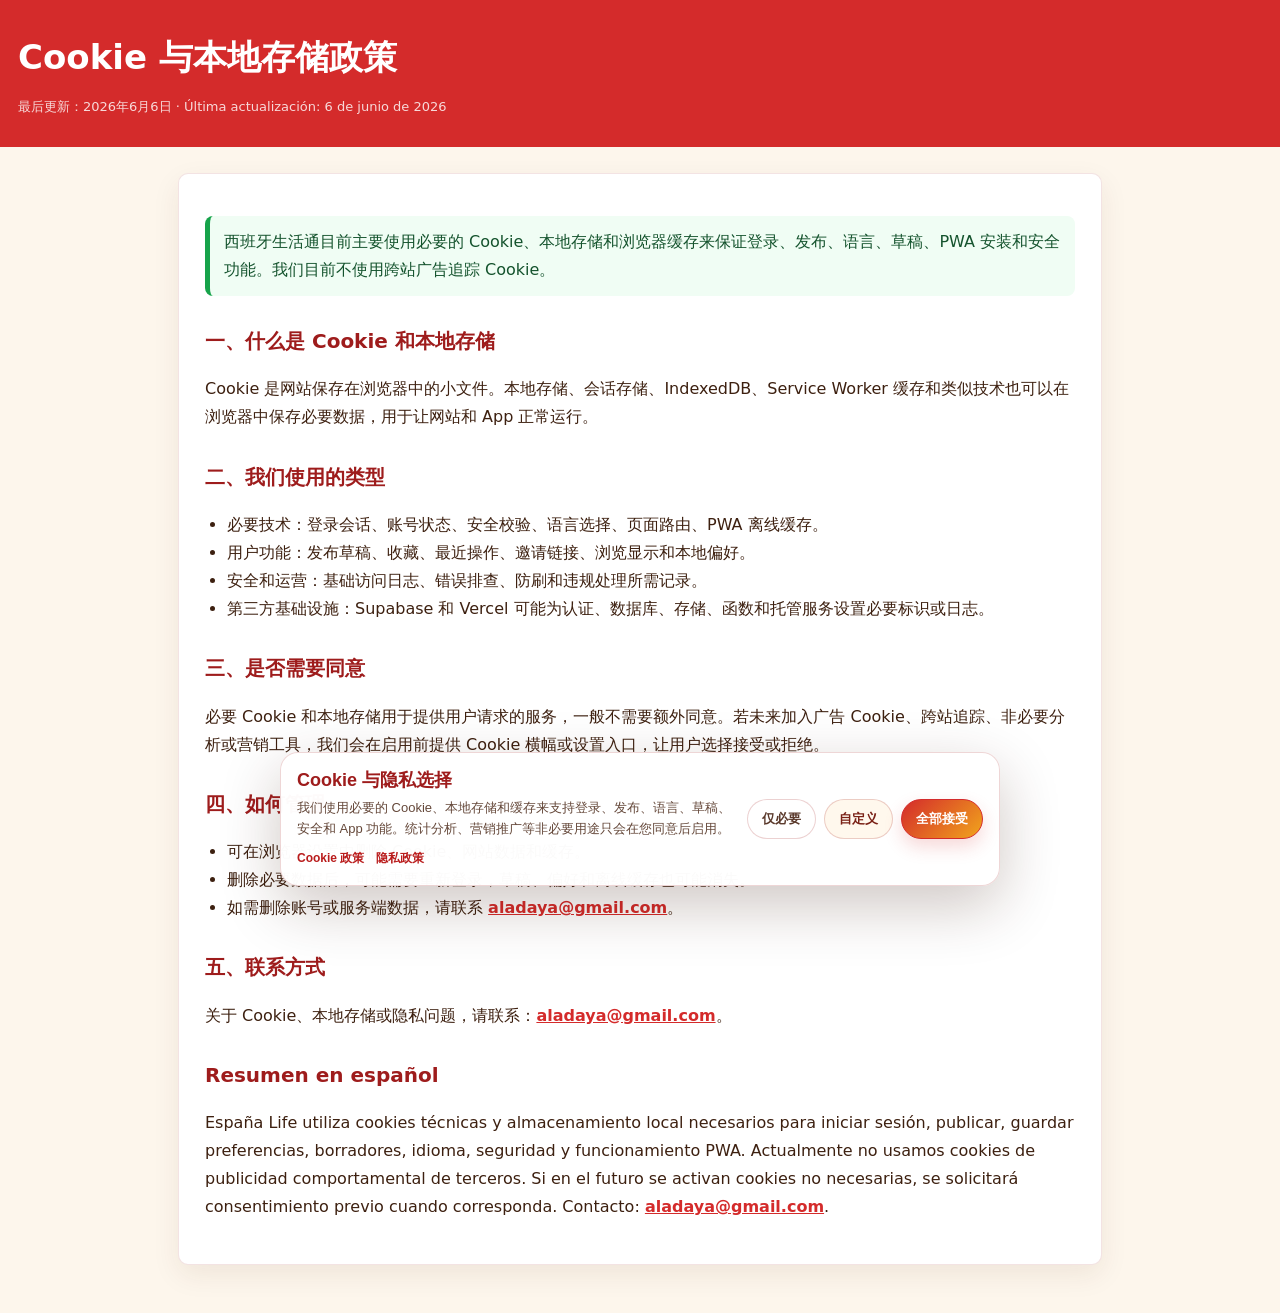
<file: cookies.html>
<!DOCTYPE html>
<html lang="zh-CN">
<head>
<meta charset="UTF-8">
<meta name="viewport" content="width=device-width, initial-scale=1.0, viewport-fit=cover">
<meta name="theme-color" content="#D42B2B">
<title>Cookie 与本地存储政策 - 西班牙生活通</title>
<link rel="stylesheet" href="/assets/css/cookie-consent.css?v=20260607-cookie-consent">
<style>
  * { box-sizing: border-box; }
  body { margin: 0; background: #fdf6ec; color: #1a0a00; font-family: system-ui, -apple-system, BlinkMacSystemFont, "Segoe UI", sans-serif; line-height: 1.76; }
  header { background: #d42b2b; color: #fff; padding: 28px 18px; }
  main { width: min(960px, 100%); margin: 0 auto; padding: 26px 18px 48px; }
  h1 { margin: 0 0 8px; font-size: clamp(24px, 5vw, 34px); }
  h2 { margin: 28px 0 8px; font-size: 20px; color: #9e1c1c; }
  p, li { color: #3d2010; }
  a { color: #d42b2b; font-weight: 700; }
  .updated { color: rgba(255,255,255,0.82); font-size: 13px; }
  .card { background: #fff; border: 1px solid rgba(158,28,28,0.12); border-radius: 10px; padding: clamp(18px, 4vw, 26px); box-shadow: 0 10px 28px rgba(80,34,15,0.08); }
  .notice { border-left: 5px solid #16a34a; background: #f0fdf4; padding: 12px 14px; border-radius: 8px; color: #14532d; }
  ul { padding-left: 22px; }
</style>
</head>
<body>
<header>
  <h1>Cookie 与本地存储政策</h1>
  <div class="updated">最后更新：2026年6月6日 · Última actualización: 6 de junio de 2026</div>
</header>
<main>
  <article class="card">
    <p class="notice">西班牙生活通目前主要使用必要的 Cookie、本地存储和浏览器缓存来保证登录、发布、语言、草稿、PWA 安装和安全功能。我们目前不使用跨站广告追踪 Cookie。</p>

    <h2>一、什么是 Cookie 和本地存储</h2>
    <p>Cookie 是网站保存在浏览器中的小文件。本地存储、会话存储、IndexedDB、Service Worker 缓存和类似技术也可以在浏览器中保存必要数据，用于让网站和 App 正常运行。</p>

    <h2>二、我们使用的类型</h2>
    <ul>
      <li>必要技术：登录会话、账号状态、安全校验、语言选择、页面路由、PWA 离线缓存。</li>
      <li>用户功能：发布草稿、收藏、最近操作、邀请链接、浏览显示和本地偏好。</li>
      <li>安全和运营：基础访问日志、错误排查、防刷和违规处理所需记录。</li>
      <li>第三方基础设施：Supabase 和 Vercel 可能为认证、数据库、存储、函数和托管服务设置必要标识或日志。</li>
    </ul>

    <h2>三、是否需要同意</h2>
    <p>必要 Cookie 和本地存储用于提供用户请求的服务，一般不需要额外同意。若未来加入广告 Cookie、跨站追踪、非必要分析或营销工具，我们会在启用前提供 Cookie 横幅或设置入口，让用户选择接受或拒绝。</p>

    <h2>四、如何管理</h2>
    <ul>
      <li>可在浏览器设置中删除 Cookie、网站数据和缓存。</li>
      <li>删除必要数据后，可能需要重新登录，草稿、偏好和离线缓存也可能消失。</li>
      <li>如需删除账号或服务端数据，请联系 <a href="mailto:aladaya@gmail.com">aladaya@gmail.com</a>。</li>
    </ul>

    <h2>五、联系方式</h2>
    <p>关于 Cookie、本地存储或隐私问题，请联系：<a href="mailto:aladaya@gmail.com">aladaya@gmail.com</a>。</p>

    <h2 lang="es">Resumen en español</h2>
    <p lang="es">España Life utiliza cookies técnicas y almacenamiento local necesarios para iniciar sesión, publicar, guardar preferencias, borradores, idioma, seguridad y funcionamiento PWA. Actualmente no usamos cookies de publicidad comportamental de terceros. Si en el futuro se activan cookies no necesarias, se solicitará consentimiento previo cuando corresponda. Contacto: <a href="mailto:aladaya@gmail.com">aladaya@gmail.com</a>.</p>
  </article>
</main>
<script src="/assets/js/cookie-consent.js?v=20260607-cookie-consent"></script>
</body>
</html>
</file>
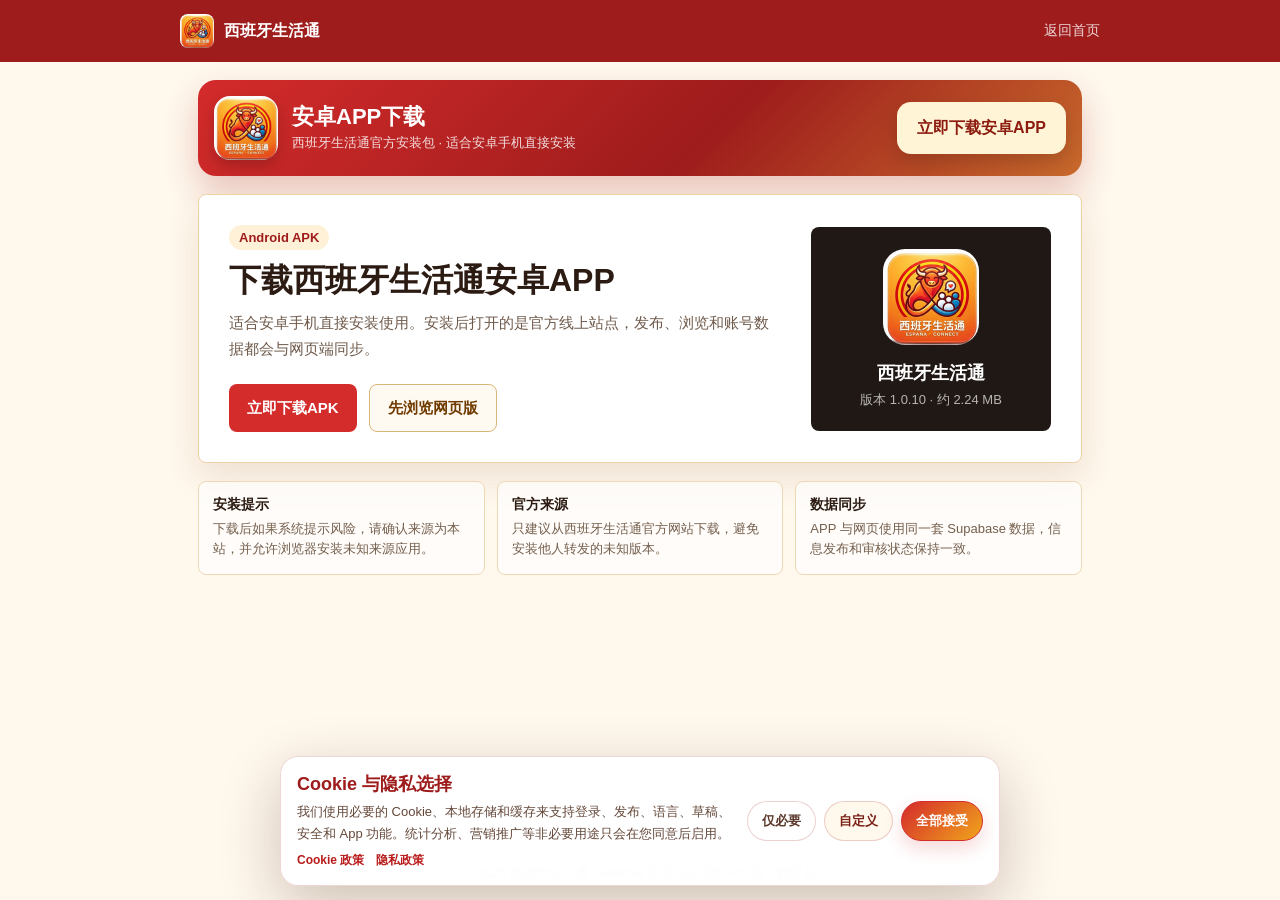
<file: download.html>
<!DOCTYPE html>
<html lang="zh-CN">
<head>
<meta charset="UTF-8">
<meta name="viewport" content="width=device-width, initial-scale=1.0, viewport-fit=cover">
<meta name="theme-color" content="#D42B2B">
<title>下载安卓APP - 西班牙生活通</title>
<link rel="manifest" href="/manifest.webmanifest">
<link rel="apple-touch-icon" href="/assets/icons/apple-touch-icon.png?v=20260521">
<link rel="stylesheet" href="/assets/css/cookie-consent.css?v=20260607-cookie-consent">
<style>
  * { box-sizing: border-box; margin: 0; padding: 0; }
  body {
    min-height: 100vh;
    font-family: -apple-system, BlinkMacSystemFont, "Segoe UI", "Microsoft YaHei", sans-serif;
    color: #2b1b12;
    background: #fff8ed;
  }
  .page {
    min-height: 100vh;
    display: flex;
    flex-direction: column;
  }
  header {
    background: #9e1c1c;
    color: #fff;
    padding: 14px 18px;
  }
  .topbar {
    max-width: 920px;
    margin: 0 auto;
    display: flex;
    align-items: center;
    justify-content: space-between;
    gap: 16px;
  }
  .brand {
    display: flex;
    align-items: center;
    gap: 10px;
    color: #fff;
    text-decoration: none;
    font-weight: 800;
  }
  .brand img {
    width: 34px;
    height: 34px;
    border-radius: 8px;
    object-fit: cover;
  }
  .home-link {
    color: rgba(255,255,255,0.82);
    text-decoration: none;
    font-size: 14px;
  }
  main {
    flex: 1;
    width: 100%;
    max-width: 920px;
    margin: 0 auto;
    padding: 18px 18px 28px;
  }
  .top-download {
    display: grid;
    grid-template-columns: 64px minmax(0, 1fr) auto;
    gap: 14px;
    align-items: center;
    margin-bottom: 18px;
    padding: 16px;
    border-radius: 18px;
    color: #fff;
    background: linear-gradient(135deg, #d42b2b 0%, #9e1c1c 58%, #f1b43b 140%);
    box-shadow: 0 16px 34px rgba(158, 28, 28, 0.24);
  }
  .top-download img {
    width: 64px;
    height: 64px;
    border-radius: 16px;
    object-fit: cover;
    box-shadow: 0 6px 14px rgba(0,0,0,0.18);
  }
  .top-download-title {
    font-size: 22px;
    font-weight: 900;
    line-height: 1.18;
    margin-bottom: 4px;
  }
  .top-download-sub {
    font-size: 13px;
    line-height: 1.45;
    color: rgba(255,255,255,0.84);
  }
  .top-download-btn {
    min-height: 52px;
    display: inline-flex;
    align-items: center;
    justify-content: center;
    border-radius: 14px;
    padding: 0 20px;
    color: #8d1b10;
    background: #fff4d5;
    text-decoration: none;
    font-weight: 900;
    white-space: nowrap;
    box-shadow: 0 8px 20px rgba(0,0,0,0.16);
    transition: transform 0.16s ease, box-shadow 0.16s ease;
  }
  .top-download-btn:hover {
    transform: translateY(-1px);
    box-shadow: 0 12px 26px rgba(0,0,0,0.2);
  }
  .top-download-btn:active {
    transform: scale(0.98);
  }
  .download-panel {
    display: grid;
    grid-template-columns: minmax(0, 1.1fr) 240px;
    gap: 28px;
    align-items: center;
    padding: 30px;
    border: 1px solid #f0d2a7;
    border-radius: 8px;
    background: #fff;
    box-shadow: 0 14px 34px rgba(116, 57, 20, 0.12);
  }
  .kicker {
    display: inline-flex;
    margin-bottom: 12px;
    padding: 5px 10px;
    border-radius: 999px;
    background: #fff1d7;
    color: #9e1c1c;
    font-size: 13px;
    font-weight: 800;
  }
  h1 {
    margin-bottom: 10px;
    font-size: 32px;
    line-height: 1.18;
    letter-spacing: 0;
  }
  p {
    color: #6f5a4b;
    line-height: 1.75;
    font-size: 15px;
  }
  .actions {
    display: flex;
    gap: 12px;
    flex-wrap: wrap;
    margin-top: 22px;
  }
  .download-btn,
  .secondary-btn {
    min-height: 48px;
    display: inline-flex;
    align-items: center;
    justify-content: center;
    border-radius: 8px;
    padding: 0 18px;
    text-decoration: none;
    font-weight: 800;
    font-size: 15px;
  }
  .download-btn {
    background: #d42b2b;
    color: #fff;
  }
  .secondary-btn {
    border: 1px solid #d9b679;
    color: #6f3b00;
    background: #fffaf1;
  }
  .app-card {
    padding: 22px 18px;
    border-radius: 8px;
    background: #1f1814;
    color: #fff;
    text-align: center;
  }
  .app-card img {
    width: 96px;
    height: 96px;
    border-radius: 22px;
    margin-bottom: 12px;
    object-fit: cover;
  }
  .app-name {
    font-weight: 900;
    font-size: 18px;
    margin-bottom: 6px;
  }
  .version {
    color: rgba(255,255,255,0.68);
    font-size: 13px;
  }
  .notes {
    display: grid;
    grid-template-columns: repeat(3, 1fr);
    gap: 12px;
    margin-top: 18px;
  }
  .note {
    padding: 14px;
    border: 1px solid #efd8b6;
    border-radius: 8px;
    background: rgba(255,255,255,0.68);
  }
  .note strong {
    display: block;
    margin-bottom: 5px;
    font-size: 14px;
  }
  .note span {
    color: #745f4d;
    font-size: 13px;
    line-height: 1.55;
  }
  footer {
    padding: 18px;
    color: #846c59;
    font-size: 13px;
    text-align: center;
  }
  @media (max-width: 720px) {
    header { padding: 12px 14px; }
    .home-link { font-size: 13px; }
    main { padding: 22px 14px 24px; }
    .top-download {
      grid-template-columns: 52px minmax(0, 1fr);
      gap: 12px;
      padding: 14px;
      border-radius: 16px;
      margin-bottom: 14px;
    }
    .top-download img {
      width: 52px;
      height: 52px;
      border-radius: 14px;
    }
    .top-download-title { font-size: 20px; }
    .top-download-sub { font-size: 12px; }
    .top-download-btn {
      grid-column: 1 / -1;
      width: 100%;
      min-height: 54px;
      font-size: 17px;
    }
    .download-panel {
      grid-template-columns: 1fr;
      padding: 22px 16px;
      gap: 20px;
    }
    h1 { font-size: 26px; }
    .actions { flex-direction: column; }
    .download-btn,
    .secondary-btn { width: 100%; }
    .notes { grid-template-columns: 1fr; }
    .app-card { order: 0; }
  }
</style>
</head>
<body>
  <div class="page">
    <header>
      <div class="topbar">
        <a class="brand" href="/">
          <img src="/assets/icons/icon-192.png?v=20260521" alt="">
          <span>西班牙生活通</span>
        </a>
        <a class="home-link" href="/">返回首页</a>
      </div>
    </header>
    <main>
      <section class="top-download" aria-label="安卓APP下载">
        <img src="/assets/icons/icon-192.png?v=20260521" alt="">
        <div>
          <div class="top-download-title">安卓APP下载</div>
          <div class="top-download-sub">西班牙生活通官方安装包 · 适合安卓手机直接安装</div>
        </div>
        <a class="top-download-btn" href="/downloads/xibanyalife-1.0.10.apk" download>立即下载安卓APP</a>
      </section>
      <section class="download-panel">
        <div>
          <div class="kicker">Android APK</div>
          <h1>下载西班牙生活通安卓APP</h1>
          <p>适合安卓手机直接安装使用。安装后打开的是官方线上站点，发布、浏览和账号数据都会与网页端同步。</p>
          <div class="actions">
            <a class="download-btn" href="/downloads/xibanyalife-1.0.10.apk" download>立即下载APK</a>
            <a class="secondary-btn" href="/">先浏览网页版</a>
          </div>
        </div>
        <div class="app-card">
          <img src="/assets/icons/icon-192.png?v=20260521" alt="">
          <div class="app-name">西班牙生活通</div>
          <div class="version">版本 1.0.10 · 约 2.24 MB</div>
        </div>
      </section>
      <section class="notes" aria-label="安装说明">
        <div class="note">
          <strong>安装提示</strong>
          <span>下载后如果系统提示风险，请确认来源为本站，并允许浏览器安装未知来源应用。</span>
        </div>
        <div class="note">
          <strong>官方来源</strong>
          <span>只建议从西班牙生活通官方网站下载，避免安装他人转发的未知版本。</span>
        </div>
        <div class="note">
          <strong>数据同步</strong>
          <span>APP 与网页使用同一套 Supabase 数据，信息发布和审核状态保持一致。</span>
        </div>
      </section>
    </main>
    <footer>© 2026 西班牙生活通 · Android 安装包仅供用户自愿下载安装</footer>
  </div>
<script src="/assets/js/cookie-consent.js?v=20260607-cookie-consent"></script>
</body>
</html>
</file>
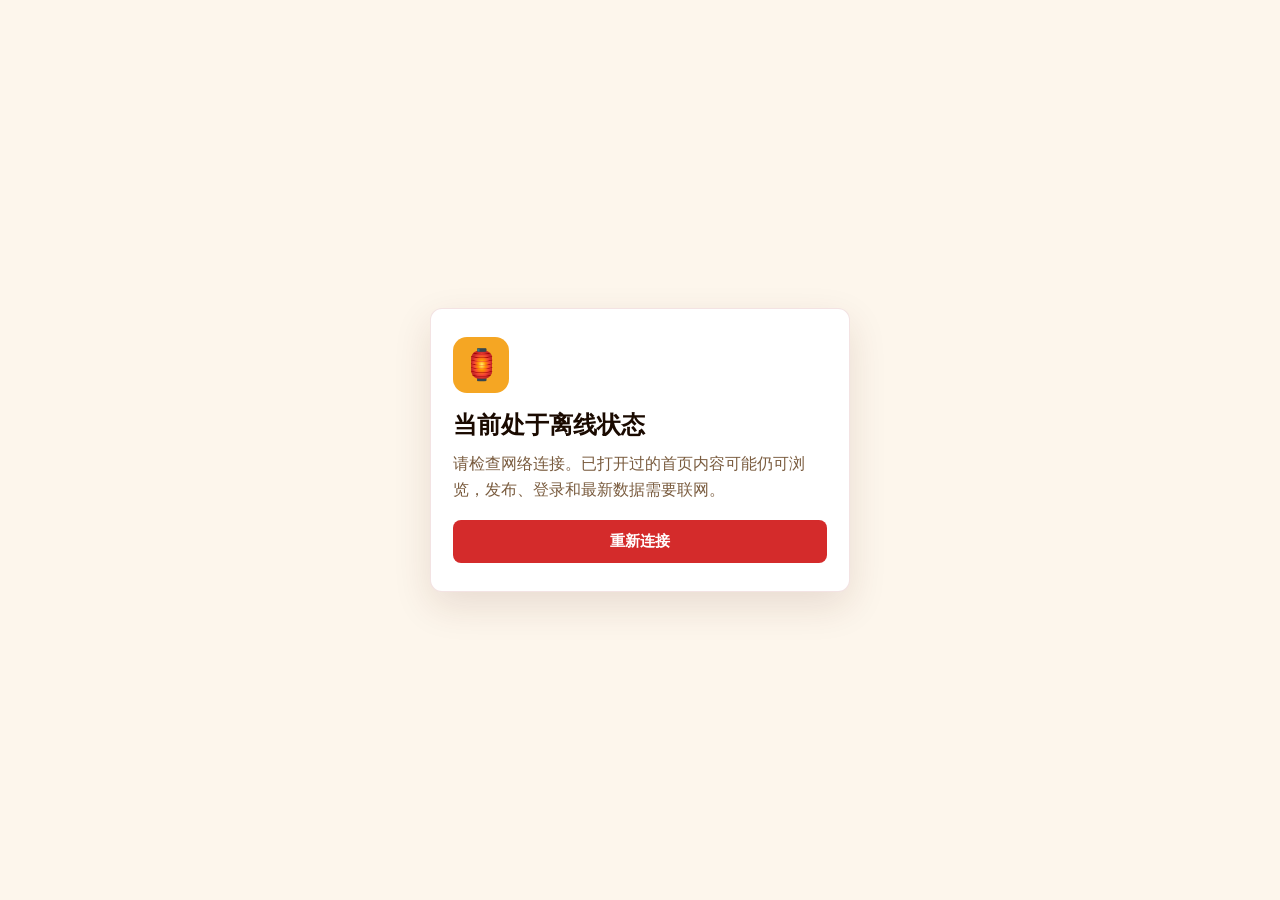
<file: offline.html>
<!DOCTYPE html>
<html lang="zh-CN">
<head>
<meta charset="UTF-8">
<meta name="viewport" content="width=device-width, initial-scale=1.0, viewport-fit=cover">
<meta name="theme-color" content="#D42B2B">
<title>离线 - 西班牙生活通</title>
<style>
  * { box-sizing: border-box; }
  body {
    margin: 0;
    min-height: 100svh;
    display: grid;
    place-items: center;
    padding: 24px;
    background: #fdf6ec;
    color: #1a0a00;
    font-family: system-ui, -apple-system, BlinkMacSystemFont, "Segoe UI", sans-serif;
  }
  main {
    width: min(420px, 100%);
    background: #fff;
    border: 1px solid rgba(158, 28, 28, 0.12);
    border-radius: 12px;
    padding: 28px 22px;
    box-shadow: 0 14px 38px rgba(80, 34, 15, 0.12);
  }
  .icon {
    width: 56px;
    height: 56px;
    display: grid;
    place-items: center;
    margin-bottom: 16px;
    border-radius: 14px;
    background: #f5a623;
    font-size: 30px;
  }
  h1 { margin: 0 0 10px; font-size: 24px; }
  p { margin: 0 0 18px; color: #7a5c3f; line-height: 1.6; }
  button {
    width: 100%;
    border: 0;
    border-radius: 8px;
    padding: 12px 16px;
    background: #d42b2b;
    color: white;
    font-size: 15px;
    font-weight: 700;
  }
</style>
</head>
<body>
<main>
  <div class="icon">🏮</div>
  <h1>当前处于离线状态</h1>
  <p>请检查网络连接。已打开过的首页内容可能仍可浏览，发布、登录和最新数据需要联网。</p>
  <button onclick="location.reload()">重新连接</button>
</main>
</body>
</html>
</file>
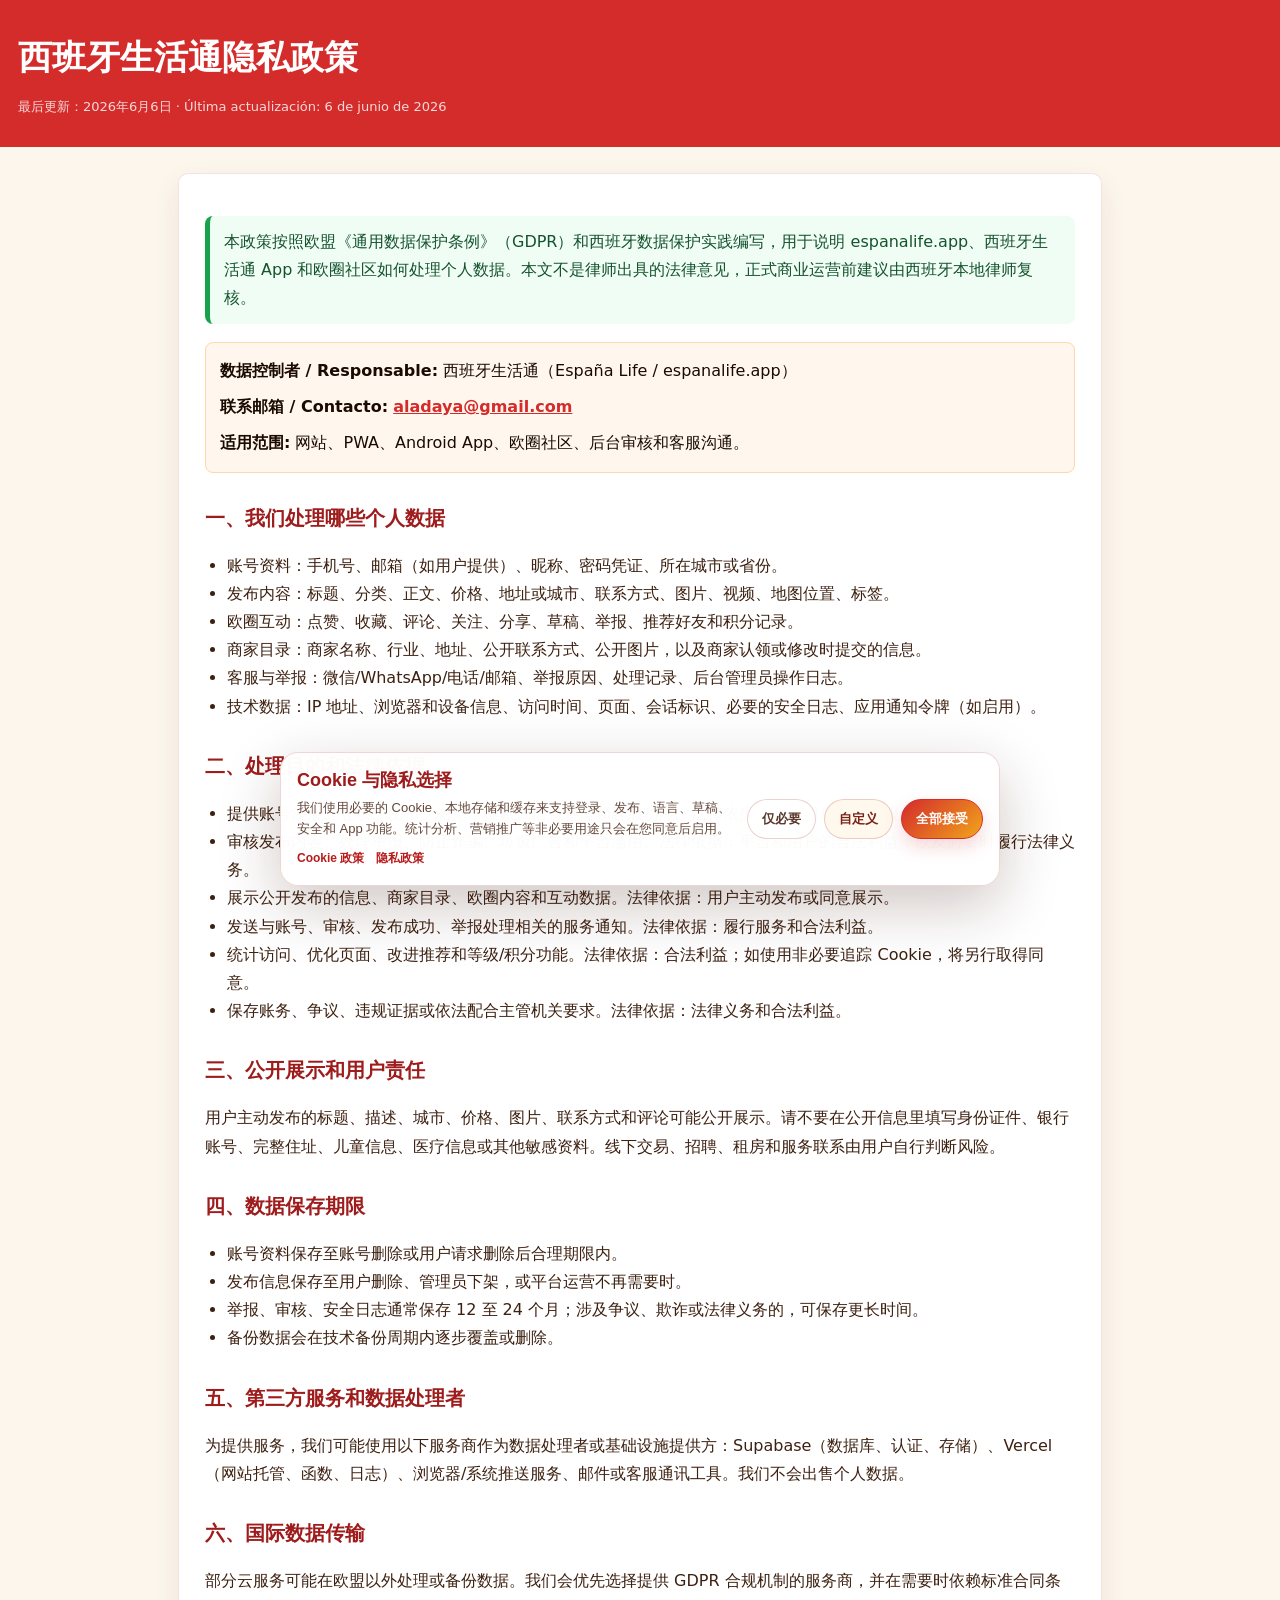
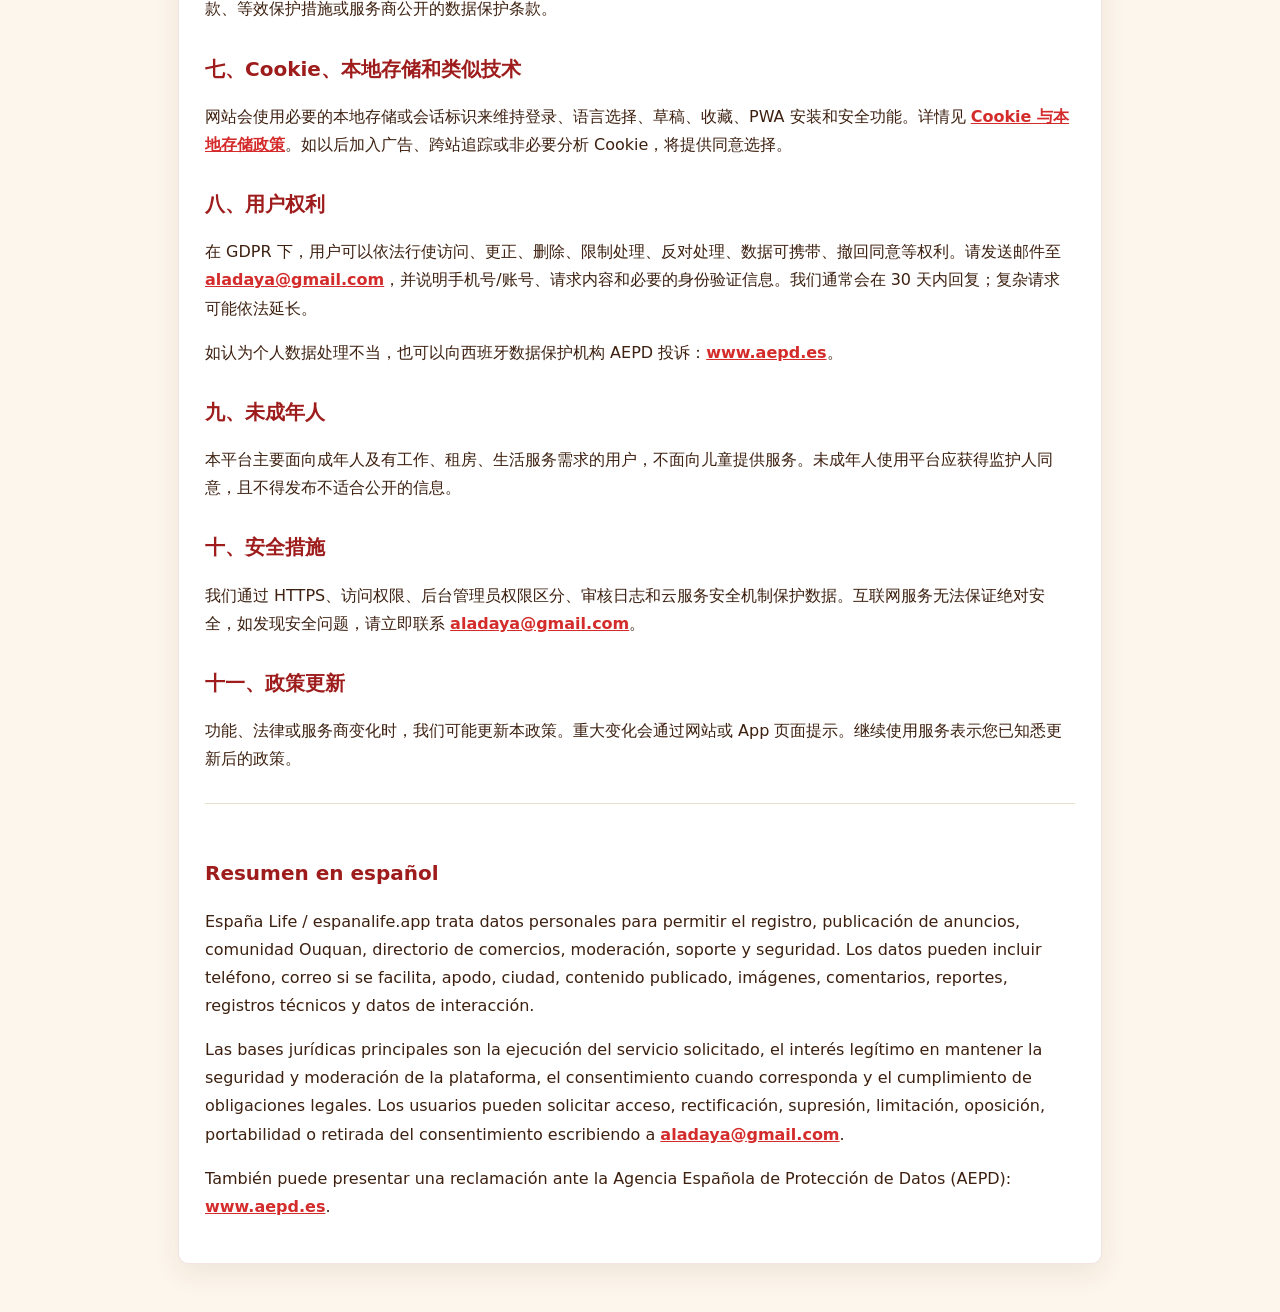
<file: privacy.html>
<!DOCTYPE html>
<html lang="zh-CN">
<head>
<meta charset="UTF-8">
<meta name="viewport" content="width=device-width, initial-scale=1.0, viewport-fit=cover">
<meta name="theme-color" content="#D42B2B">
<title>隐私政策 / Política de Privacidad - 西班牙生活通</title>
<link rel="stylesheet" href="/assets/css/cookie-consent.css?v=20260607-cookie-consent">
<style>
  * { box-sizing: border-box; }
  body { margin: 0; background: #fdf6ec; color: #1a0a00; font-family: system-ui, -apple-system, BlinkMacSystemFont, "Segoe UI", sans-serif; line-height: 1.76; }
  header { background: #d42b2b; color: #fff; padding: 28px 18px; }
  main { width: min(960px, 100%); margin: 0 auto; padding: 26px 18px 48px; }
  h1 { margin: 0 0 8px; font-size: clamp(24px, 5vw, 34px); }
  h2 { margin: 28px 0 8px; font-size: 20px; color: #9e1c1c; }
  h3 { margin: 20px 0 6px; font-size: 16px; color: #3d2010; }
  p, li { color: #3d2010; }
  a { color: #d42b2b; font-weight: 700; }
  .updated { color: rgba(255,255,255,0.82); font-size: 13px; }
  .card { background: #fff; border: 1px solid rgba(158,28,28,0.12); border-radius: 10px; padding: clamp(18px, 4vw, 26px); box-shadow: 0 10px 28px rgba(80,34,15,0.08); }
  .notice { border-left: 5px solid #16a34a; background: #f0fdf4; padding: 12px 14px; border-radius: 8px; color: #14532d; }
  .meta { display: grid; gap: 8px; margin: 18px 0; padding: 14px; border-radius: 8px; background: #fff7ed; border: 1px solid #fed7aa; }
  .lang-block { margin-top: 30px; padding-top: 24px; border-top: 1px solid #eadfce; }
  ul { padding-left: 22px; }
</style>
</head>
<body>
<header>
  <h1>西班牙生活通隐私政策</h1>
  <div class="updated">最后更新：2026年6月6日 · Última actualización: 6 de junio de 2026</div>
</header>
<main>
  <article class="card">
    <p class="notice">本政策按照欧盟《通用数据保护条例》（GDPR）和西班牙数据保护实践编写，用于说明 espanalife.app、西班牙生活通 App 和欧圈社区如何处理个人数据。本文不是律师出具的法律意见，正式商业运营前建议由西班牙本地律师复核。</p>

    <div class="meta">
      <div><strong>数据控制者 / Responsable:</strong> 西班牙生活通（España Life / espanalife.app）</div>
      <div><strong>联系邮箱 / Contacto:</strong> <a href="mailto:aladaya@gmail.com">aladaya@gmail.com</a></div>
      <div><strong>适用范围:</strong> 网站、PWA、Android App、欧圈社区、后台审核和客服沟通。</div>
    </div>

    <h2>一、我们处理哪些个人数据</h2>
    <ul>
      <li>账号资料：手机号、邮箱（如用户提供）、昵称、密码凭证、所在城市或省份。</li>
      <li>发布内容：标题、分类、正文、价格、地址或城市、联系方式、图片、视频、地图位置、标签。</li>
      <li>欧圈互动：点赞、收藏、评论、关注、分享、草稿、举报、推荐好友和积分记录。</li>
      <li>商家目录：商家名称、行业、地址、公开联系方式、公开图片，以及商家认领或修改时提交的信息。</li>
      <li>客服与举报：微信/WhatsApp/电话/邮箱、举报原因、处理记录、后台管理员操作日志。</li>
      <li>技术数据：IP 地址、浏览器和设备信息、访问时间、页面、会话标识、必要的安全日志、应用通知令牌（如启用）。</li>
    </ul>

    <h2>二、处理目的和法律依据</h2>
    <ul>
      <li>提供账号注册、登录、发布、浏览、搜索、信息管理和客服功能。法律依据：履行用户请求的服务或合同。</li>
      <li>审核发布内容、处理举报、防止诈骗、垃圾广告和平台滥用。法律依据：平台和用户的合法利益，以及必要时履行法律义务。</li>
      <li>展示公开发布的信息、商家目录、欧圈内容和互动数据。法律依据：用户主动发布或同意展示。</li>
      <li>发送与账号、审核、发布成功、举报处理相关的服务通知。法律依据：履行服务和合法利益。</li>
      <li>统计访问、优化页面、改进推荐和等级/积分功能。法律依据：合法利益；如使用非必要追踪 Cookie，将另行取得同意。</li>
      <li>保存账务、争议、违规证据或依法配合主管机关要求。法律依据：法律义务和合法利益。</li>
    </ul>

    <h2>三、公开展示和用户责任</h2>
    <p>用户主动发布的标题、描述、城市、价格、图片、联系方式和评论可能公开展示。请不要在公开信息里填写身份证件、银行账号、完整住址、儿童信息、医疗信息或其他敏感资料。线下交易、招聘、租房和服务联系由用户自行判断风险。</p>

    <h2>四、数据保存期限</h2>
    <ul>
      <li>账号资料保存至账号删除或用户请求删除后合理期限内。</li>
      <li>发布信息保存至用户删除、管理员下架，或平台运营不再需要时。</li>
      <li>举报、审核、安全日志通常保存 12 至 24 个月；涉及争议、欺诈或法律义务的，可保存更长时间。</li>
      <li>备份数据会在技术备份周期内逐步覆盖或删除。</li>
    </ul>

    <h2>五、第三方服务和数据处理者</h2>
    <p>为提供服务，我们可能使用以下服务商作为数据处理者或基础设施提供方：Supabase（数据库、认证、存储）、Vercel（网站托管、函数、日志）、浏览器/系统推送服务、邮件或客服通讯工具。我们不会出售个人数据。</p>

    <h2>六、国际数据传输</h2>
    <p>部分云服务可能在欧盟以外处理或备份数据。我们会优先选择提供 GDPR 合规机制的服务商，并在需要时依赖标准合同条款、等效保护措施或服务商公开的数据保护条款。</p>

    <h2>七、Cookie、本地存储和类似技术</h2>
    <p>网站会使用必要的本地存储或会话标识来维持登录、语言选择、草稿、收藏、PWA 安装和安全功能。详情见 <a href="/cookies">Cookie 与本地存储政策</a>。如以后加入广告、跨站追踪或非必要分析 Cookie，将提供同意选择。</p>

    <h2>八、用户权利</h2>
    <p>在 GDPR 下，用户可以依法行使访问、更正、删除、限制处理、反对处理、数据可携带、撤回同意等权利。请发送邮件至 <a href="mailto:aladaya@gmail.com">aladaya@gmail.com</a>，并说明手机号/账号、请求内容和必要的身份验证信息。我们通常会在 30 天内回复；复杂请求可能依法延长。</p>
    <p>如认为个人数据处理不当，也可以向西班牙数据保护机构 AEPD 投诉：<a href="https://www.aepd.es/" target="_blank" rel="noopener">www.aepd.es</a>。</p>

    <h2>九、未成年人</h2>
    <p>本平台主要面向成年人及有工作、租房、生活服务需求的用户，不面向儿童提供服务。未成年人使用平台应获得监护人同意，且不得发布不适合公开的信息。</p>

    <h2>十、安全措施</h2>
    <p>我们通过 HTTPS、访问权限、后台管理员权限区分、审核日志和云服务安全机制保护数据。互联网服务无法保证绝对安全，如发现安全问题，请立即联系 <a href="mailto:aladaya@gmail.com">aladaya@gmail.com</a>。</p>

    <h2>十一、政策更新</h2>
    <p>功能、法律或服务商变化时，我们可能更新本政策。重大变化会通过网站或 App 页面提示。继续使用服务表示您已知悉更新后的政策。</p>

    <section class="lang-block" lang="es">
      <h2>Resumen en español</h2>
      <p>España Life / espanalife.app trata datos personales para permitir el registro, publicación de anuncios, comunidad Ouquan, directorio de comercios, moderación, soporte y seguridad. Los datos pueden incluir teléfono, correo si se facilita, apodo, ciudad, contenido publicado, imágenes, comentarios, reportes, registros técnicos y datos de interacción.</p>
      <p>Las bases jurídicas principales son la ejecución del servicio solicitado, el interés legítimo en mantener la seguridad y moderación de la plataforma, el consentimiento cuando corresponda y el cumplimiento de obligaciones legales. Los usuarios pueden solicitar acceso, rectificación, supresión, limitación, oposición, portabilidad o retirada del consentimiento escribiendo a <a href="mailto:aladaya@gmail.com">aladaya@gmail.com</a>.</p>
      <p>También puede presentar una reclamación ante la Agencia Española de Protección de Datos (AEPD): <a href="https://www.aepd.es/" target="_blank" rel="noopener">www.aepd.es</a>.</p>
    </section>
  </article>
</main>
<script src="/assets/js/cookie-consent.js?v=20260607-cookie-consent"></script>
</body>
</html>
</file>
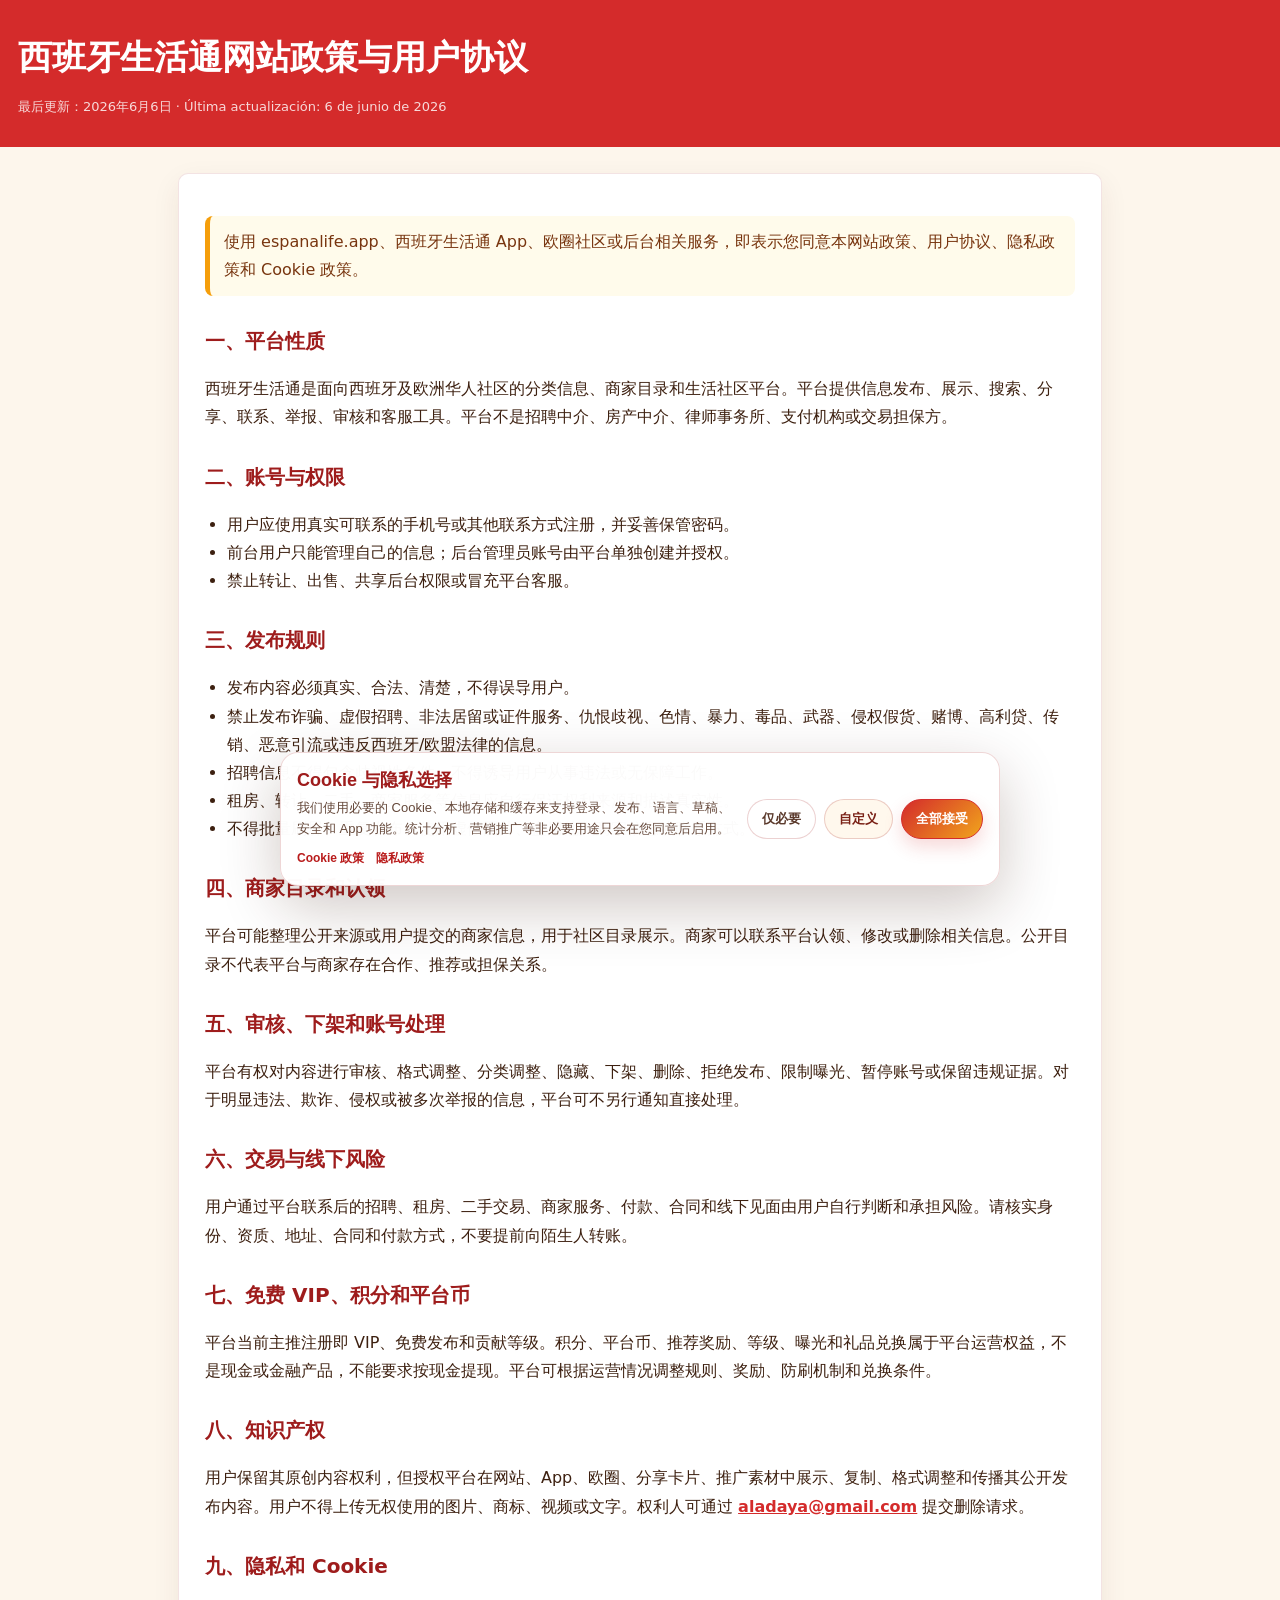
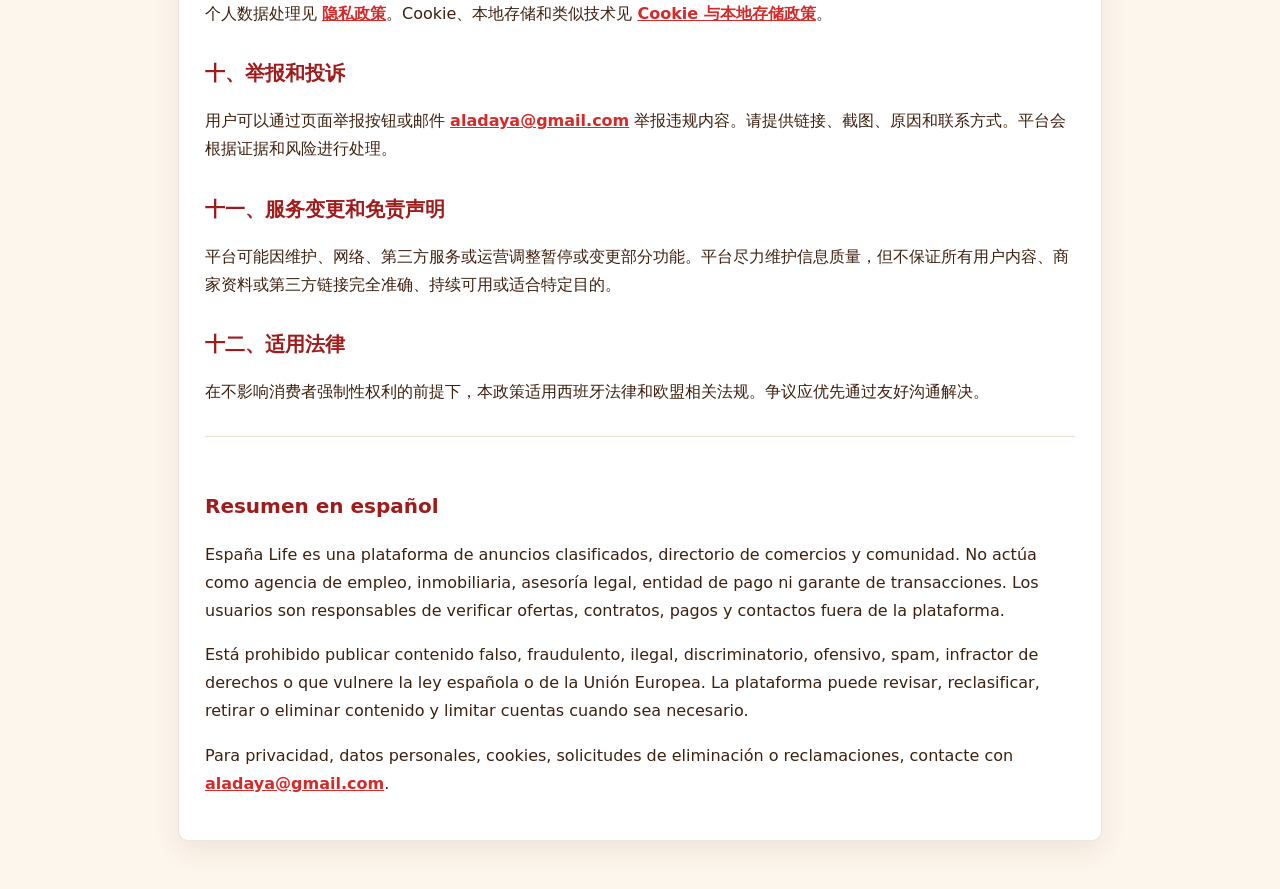
<file: terms.html>
<!DOCTYPE html>
<html lang="zh-CN">
<head>
<meta charset="UTF-8">
<meta name="viewport" content="width=device-width, initial-scale=1.0, viewport-fit=cover">
<meta name="theme-color" content="#D42B2B">
<title>网站政策与用户协议 / Términos - 西班牙生活通</title>
<link rel="stylesheet" href="/assets/css/cookie-consent.css?v=20260607-cookie-consent">
<style>
  * { box-sizing: border-box; }
  body { margin: 0; background: #fdf6ec; color: #1a0a00; font-family: system-ui, -apple-system, BlinkMacSystemFont, "Segoe UI", sans-serif; line-height: 1.76; }
  header { background: #d42b2b; color: #fff; padding: 28px 18px; }
  main { width: min(960px, 100%); margin: 0 auto; padding: 26px 18px 48px; }
  h1 { margin: 0 0 8px; font-size: clamp(24px, 5vw, 34px); }
  h2 { margin: 28px 0 8px; font-size: 20px; color: #9e1c1c; }
  p, li { color: #3d2010; }
  a { color: #d42b2b; font-weight: 700; }
  .updated { color: rgba(255,255,255,0.82); font-size: 13px; }
  .card { background: #fff; border: 1px solid rgba(158,28,28,0.12); border-radius: 10px; padding: clamp(18px, 4vw, 26px); box-shadow: 0 10px 28px rgba(80,34,15,0.08); }
  .notice { border-left: 5px solid #f59e0b; background: #fffbeb; padding: 12px 14px; border-radius: 8px; color: #78350f; }
  .lang-block { margin-top: 30px; padding-top: 24px; border-top: 1px solid #eadfce; }
  ul { padding-left: 22px; }
</style>
</head>
<body>
<header>
  <h1>西班牙生活通网站政策与用户协议</h1>
  <div class="updated">最后更新：2026年6月6日 · Última actualización: 6 de junio de 2026</div>
</header>
<main>
  <article class="card">
    <p class="notice">使用 espanalife.app、西班牙生活通 App、欧圈社区或后台相关服务，即表示您同意本网站政策、用户协议、隐私政策和 Cookie 政策。</p>

    <h2>一、平台性质</h2>
    <p>西班牙生活通是面向西班牙及欧洲华人社区的分类信息、商家目录和生活社区平台。平台提供信息发布、展示、搜索、分享、联系、举报、审核和客服工具。平台不是招聘中介、房产中介、律师事务所、支付机构或交易担保方。</p>

    <h2>二、账号与权限</h2>
    <ul>
      <li>用户应使用真实可联系的手机号或其他联系方式注册，并妥善保管密码。</li>
      <li>前台用户只能管理自己的信息；后台管理员账号由平台单独创建并授权。</li>
      <li>禁止转让、出售、共享后台权限或冒充平台客服。</li>
    </ul>

    <h2>三、发布规则</h2>
    <ul>
      <li>发布内容必须真实、合法、清楚，不得误导用户。</li>
      <li>禁止发布诈骗、虚假招聘、非法居留或证件服务、仇恨歧视、色情、暴力、毒品、武器、侵权假货、赌博、高利贷、传销、恶意引流或违反西班牙/欧盟法律的信息。</li>
      <li>招聘信息不得包含歧视性条件，不得诱导用户从事违法或无保障工作。</li>
      <li>租房、转让、二手、商家服务等信息应自行保证权利来源和描述真实性。</li>
      <li>不得批量刷屏、重复发布、使用虚假图片、盗用他人商家信息或联系方式。</li>
    </ul>

    <h2>四、商家目录和认领</h2>
    <p>平台可能整理公开来源或用户提交的商家信息，用于社区目录展示。商家可以联系平台认领、修改或删除相关信息。公开目录不代表平台与商家存在合作、推荐或担保关系。</p>

    <h2>五、审核、下架和账号处理</h2>
    <p>平台有权对内容进行审核、格式调整、分类调整、隐藏、下架、删除、拒绝发布、限制曝光、暂停账号或保留违规证据。对于明显违法、欺诈、侵权或被多次举报的信息，平台可不另行通知直接处理。</p>

    <h2>六、交易与线下风险</h2>
    <p>用户通过平台联系后的招聘、租房、二手交易、商家服务、付款、合同和线下见面由用户自行判断和承担风险。请核实身份、资质、地址、合同和付款方式，不要提前向陌生人转账。</p>

    <h2>七、免费 VIP、积分和平台币</h2>
    <p>平台当前主推注册即 VIP、免费发布和贡献等级。积分、平台币、推荐奖励、等级、曝光和礼品兑换属于平台运营权益，不是现金或金融产品，不能要求按现金提现。平台可根据运营情况调整规则、奖励、防刷机制和兑换条件。</p>

    <h2>八、知识产权</h2>
    <p>用户保留其原创内容权利，但授权平台在网站、App、欧圈、分享卡片、推广素材中展示、复制、格式调整和传播其公开发布内容。用户不得上传无权使用的图片、商标、视频或文字。权利人可通过 <a href="mailto:aladaya@gmail.com">aladaya@gmail.com</a> 提交删除请求。</p>

    <h2>九、隐私和 Cookie</h2>
    <p>个人数据处理见 <a href="/privacy">隐私政策</a>。Cookie、本地存储和类似技术见 <a href="/cookies">Cookie 与本地存储政策</a>。</p>

    <h2>十、举报和投诉</h2>
    <p>用户可以通过页面举报按钮或邮件 <a href="mailto:aladaya@gmail.com">aladaya@gmail.com</a> 举报违规内容。请提供链接、截图、原因和联系方式。平台会根据证据和风险进行处理。</p>

    <h2>十一、服务变更和免责声明</h2>
    <p>平台可能因维护、网络、第三方服务或运营调整暂停或变更部分功能。平台尽力维护信息质量，但不保证所有用户内容、商家资料或第三方链接完全准确、持续可用或适合特定目的。</p>

    <h2>十二、适用法律</h2>
    <p>在不影响消费者强制性权利的前提下，本政策适用西班牙法律和欧盟相关法规。争议应优先通过友好沟通解决。</p>

    <section class="lang-block" lang="es">
      <h2>Resumen en español</h2>
      <p>España Life es una plataforma de anuncios clasificados, directorio de comercios y comunidad. No actúa como agencia de empleo, inmobiliaria, asesoría legal, entidad de pago ni garante de transacciones. Los usuarios son responsables de verificar ofertas, contratos, pagos y contactos fuera de la plataforma.</p>
      <p>Está prohibido publicar contenido falso, fraudulento, ilegal, discriminatorio, ofensivo, spam, infractor de derechos o que vulnere la ley española o de la Unión Europea. La plataforma puede revisar, reclasificar, retirar o eliminar contenido y limitar cuentas cuando sea necesario.</p>
      <p>Para privacidad, datos personales, cookies, solicitudes de eliminación o reclamaciones, contacte con <a href="mailto:aladaya@gmail.com">aladaya@gmail.com</a>.</p>
    </section>
  </article>
</main>
<script src="/assets/js/cookie-consent.js?v=20260607-cookie-consent"></script>
</body>
</html>
</file>
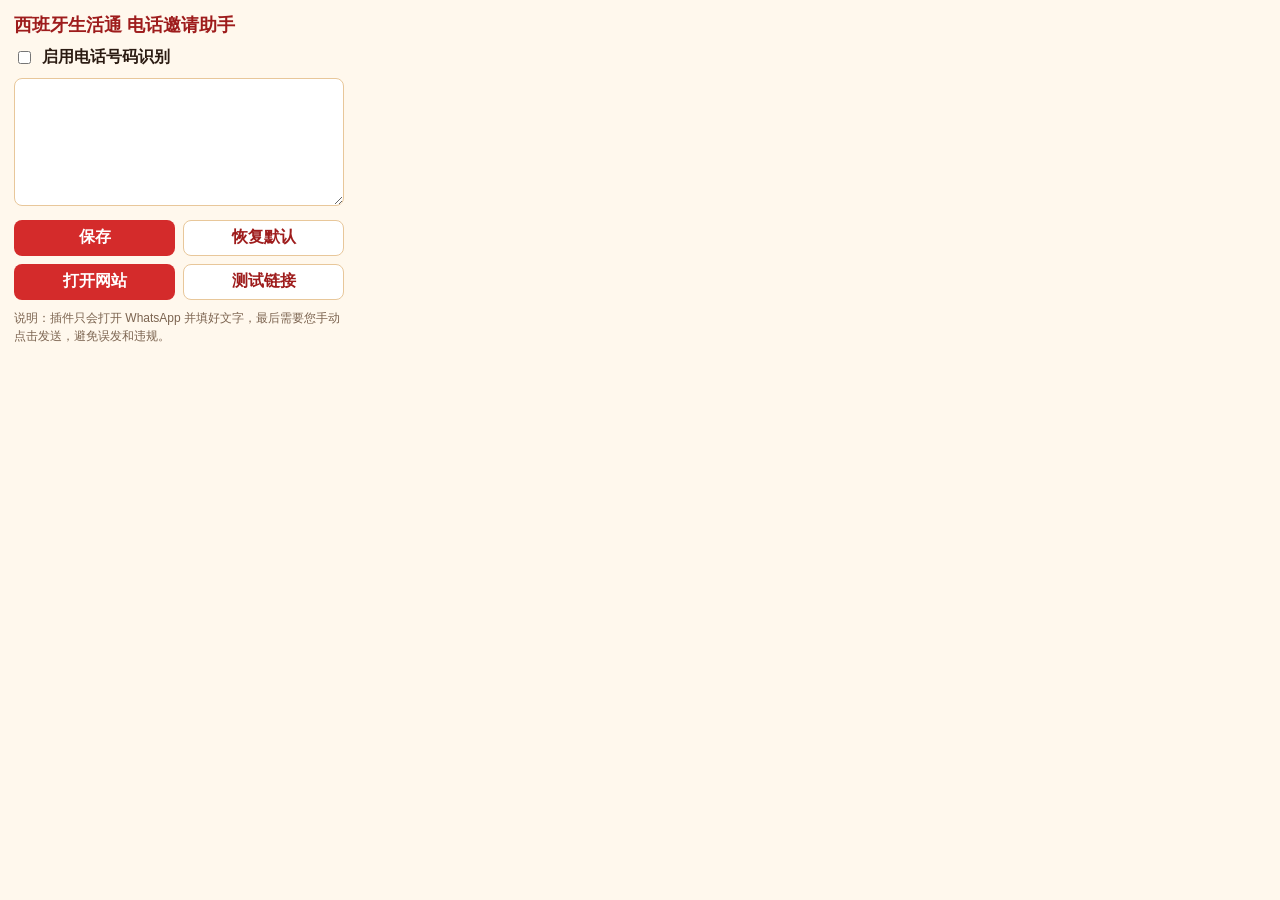
<file: tools/phone-inviter-extension/popup.html>
<!doctype html>
<html lang="zh-CN">
<head>
  <meta charset="utf-8">
  <meta name="viewport" content="width=device-width, initial-scale=1">
  <title>西班牙生活通邀请助手</title>
  <style>
    body {
      width: 330px;
      margin: 0;
      padding: 14px;
      color: #2b1b12;
      background: #fff8ed;
      font-family: -apple-system, BlinkMacSystemFont, "Segoe UI", "Microsoft YaHei", sans-serif;
    }
    h1 {
      margin: 0 0 10px;
      color: #9e1c1c;
      font-size: 18px;
      line-height: 1.25;
    }
    label {
      display: flex;
      align-items: center;
      gap: 8px;
      margin: 10px 0;
      font-weight: 800;
    }
    textarea {
      width: 100%;
      height: 128px;
      box-sizing: border-box;
      border: 1px solid #e8c79a;
      border-radius: 8px;
      padding: 9px;
      resize: vertical;
      font: inherit;
      line-height: 1.45;
      background: #fff;
    }
    .actions {
      display: grid;
      grid-template-columns: 1fr 1fr;
      gap: 8px;
      margin-top: 10px;
    }
    button, a {
      min-height: 36px;
      border: 0;
      border-radius: 8px;
      background: #d42b2b;
      color: #fff;
      font: inherit;
      font-weight: 900;
      text-decoration: none;
      cursor: pointer;
      display: inline-flex;
      align-items: center;
      justify-content: center;
    }
    button.secondary {
      background: #fff;
      color: #9e1c1c;
      border: 1px solid #e8c79a;
    }
    p {
      margin: 9px 0 0;
      color: #7c6450;
      font-size: 12px;
      line-height: 1.5;
    }
  </style>
</head>
<body>
  <h1>西班牙生活通 电话邀请助手</h1>
  <label><input id="enabled" type="checkbox"> 启用电话号码识别</label>
  <textarea id="message"></textarea>
  <div class="actions">
    <button id="save">保存</button>
    <button class="secondary" id="reset">恢复默认</button>
    <a href="https://espanalife.app/" target="_blank" rel="noopener">打开网站</a>
    <button class="secondary" id="test">测试链接</button>
  </div>
  <p>说明：插件只会打开 WhatsApp 并填好文字，最后需要您手动点击发送，避免误发和违规。</p>
  <script src="popup.js"></script>
</body>
</html>
</file>
<file: assets/css/cookie-consent.css>
.cookie-consent {
  position: fixed;
  left: max(14px, env(safe-area-inset-left));
  right: max(14px, env(safe-area-inset-right));
  bottom: max(14px, env(safe-area-inset-bottom));
  z-index: 30000;
  display: none;
  justify-content: center;
  pointer-events: none;
  font-family: -apple-system, BlinkMacSystemFont, "Segoe UI", "Microsoft YaHei", sans-serif;
}

.cookie-consent.open {
  display: flex;
}

.cookie-panel {
  width: min(720px, 100%);
  max-height: min(82vh, 720px);
  overflow: auto;
  pointer-events: auto;
  border: 1px solid rgba(158, 28, 28, 0.18);
  border-radius: 18px;
  background: rgba(255, 255, 255, 0.98);
  color: #24140c;
  box-shadow: 0 20px 60px rgba(55, 20, 10, 0.24);
}

.cookie-panel.compact {
  display: grid;
  grid-template-columns: minmax(0, 1fr) auto;
  gap: 14px;
  align-items: center;
  padding: 16px;
}

.cookie-title {
  margin: 0 0 6px;
  font-size: 18px;
  line-height: 1.25;
  font-weight: 900;
  color: #9e1c1c;
}

.cookie-text {
  margin: 0;
  color: #65483a;
  font-size: 13px;
  line-height: 1.65;
}

.cookie-links {
  margin-top: 8px;
  display: flex;
  gap: 12px;
  flex-wrap: wrap;
}

.cookie-links a {
  color: #b91c1c;
  font-size: 12px;
  font-weight: 800;
  text-decoration: none;
}

.cookie-actions {
  display: flex;
  gap: 8px;
  flex-wrap: wrap;
  justify-content: flex-end;
}

.cookie-btn {
  min-height: 40px;
  border: 1px solid rgba(158, 28, 28, 0.2);
  border-radius: 999px;
  padding: 0 14px;
  background: #fff8ed;
  color: #7a2116;
  font-size: 13px;
  font-weight: 900;
  cursor: pointer;
}

.cookie-btn.primary {
  border-color: #d42b2b;
  background: linear-gradient(135deg, #d42b2b, #f1a51c);
  color: #fff;
  box-shadow: 0 8px 18px rgba(212, 43, 43, 0.18);
}

.cookie-btn.ghost {
  background: #fff;
  color: #5a392b;
}

.cookie-settings {
  padding: 18px;
}

.cookie-settings-head {
  display: flex;
  align-items: flex-start;
  justify-content: space-between;
  gap: 12px;
  padding-bottom: 12px;
  border-bottom: 1px solid #f1dfc9;
}

.cookie-close {
  flex: 0 0 auto;
  width: 34px;
  height: 34px;
  border: 0;
  border-radius: 999px;
  background: #fff1df;
  color: #7a2116;
  font-size: 20px;
  font-weight: 900;
  cursor: pointer;
}

.cookie-category {
  display: grid;
  grid-template-columns: minmax(0, 1fr) auto;
  gap: 12px;
  align-items: center;
  padding: 14px 0;
  border-bottom: 1px solid #f4e7d5;
}

.cookie-category strong {
  display: block;
  margin-bottom: 4px;
  font-size: 14px;
}

.cookie-category span {
  display: block;
  color: #72594d;
  font-size: 12px;
  line-height: 1.55;
}

.cookie-switch {
  position: relative;
  display: inline-flex;
  width: 48px;
  height: 28px;
}

.cookie-switch input {
  position: absolute;
  opacity: 0;
  pointer-events: none;
}

.cookie-slider {
  position: absolute;
  inset: 0;
  border-radius: 999px;
  background: #d8c8ba;
  transition: background 0.18s ease;
}

.cookie-slider::after {
  content: "";
  position: absolute;
  top: 4px;
  left: 4px;
  width: 20px;
  height: 20px;
  border-radius: 999px;
  background: #fff;
  box-shadow: 0 2px 6px rgba(0,0,0,0.18);
  transition: transform 0.18s ease;
}

.cookie-switch input:checked + .cookie-slider {
  background: #16a34a;
}

.cookie-switch input:checked + .cookie-slider::after {
  transform: translateX(20px);
}

.cookie-switch input:disabled + .cookie-slider {
  background: #9e1c1c;
}

.cookie-manage {
  position: fixed;
  left: max(12px, env(safe-area-inset-left));
  bottom: max(12px, env(safe-area-inset-bottom));
  z-index: 25000;
  display: none;
  min-height: 34px;
  border: 1px solid rgba(158, 28, 28, 0.2);
  border-radius: 999px;
  padding: 0 12px;
  background: rgba(255,255,255,0.94);
  color: #7a2116;
  font-size: 12px;
  font-weight: 900;
  box-shadow: 0 8px 24px rgba(55, 20, 10, 0.14);
  cursor: pointer;
}

.cookie-manage.show {
  display: inline-flex;
  align-items: center;
  justify-content: center;
}

@media (max-width: 720px) {
  .cookie-consent {
    bottom: calc(76px + env(safe-area-inset-bottom));
  }

  .cookie-panel.compact {
    display: block;
    padding: 15px;
  }

  .cookie-actions {
    margin-top: 12px;
    display: grid;
    grid-template-columns: 1fr 1fr;
  }

  .cookie-actions .primary {
    grid-column: 1 / -1;
  }

  .cookie-btn {
    width: 100%;
    padding: 0 10px;
  }

  .cookie-manage {
    bottom: calc(78px + env(safe-area-inset-bottom));
  }
}
</file>
